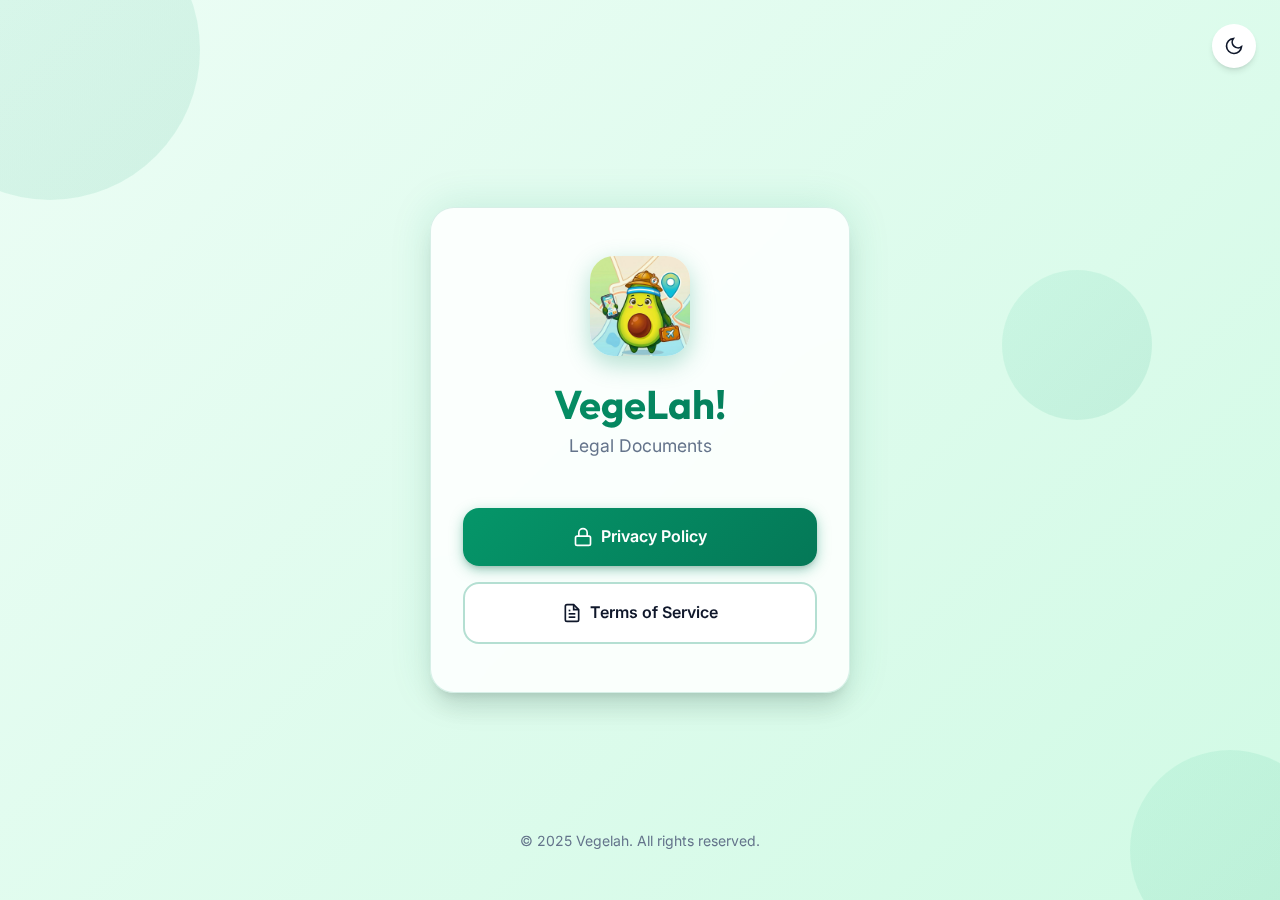
<file: index.html>
<!DOCTYPE html>
<html lang="en" data-theme="light">

<head>
    <meta charset="UTF-8">
    <meta name="viewport" content="width=device-width, initial-scale=1.0">
    <meta name="description"
        content="Vegelah Legal Documents - Privacy Policy and Terms of Service for the Vegelah vegetarian community app.">
    <title>Vegelah - Legal</title>
    <link rel="stylesheet" href="styles.css">
    <link rel="icon" type="image/svg+xml"
        href="data:image/svg+xml,<svg xmlns='http://www.w3.org/2000/svg' viewBox='0 0 100 100'><text y='.9em' font-size='90'>🥬</text></svg>">
    <style>
        /* Index Page Specific Styles */
        .hero {
            min-height: 100vh;
            display: flex;
            flex-direction: column;
            align-items: center;
            justify-content: center;
            padding: var(--spacing-xl);
            text-align: center;
        }

        .hero-card {
            max-width: 420px;
            width: 100%;
            padding: var(--spacing-2xl) var(--spacing-xl);
            animation: fadeInUp 0.6s ease-out;
        }

        @keyframes fadeInUp {
            from {
                opacity: 0;
                transform: translateY(30px);
            }

            to {
                opacity: 1;
                transform: translateY(0);
            }
        }

        .hero-logo {
            width: 100px;
            height: 100px;
            margin: 0 auto var(--spacing-lg);
            border-radius: var(--radius-xl);
            box-shadow: 0 8px 24px rgba(5, 150, 105, 0.3);
            animation: logoFloat 3s ease-in-out infinite;
            overflow: hidden;
        }

        .hero-logo img {
            width: 100%;
            height: 100%;
            object-fit: cover;
        }

        @keyframes logoFloat {

            0%,
            100% {
                transform: translateY(0);
            }

            50% {
                transform: translateY(-8px);
            }
        }

        .hero-logo svg {
            width: 100%;
            height: 100%;
            fill: white;
        }

        .hero-title {
            font-size: 2.5rem;
            margin-bottom: var(--spacing-xs);
            background: linear-gradient(135deg, var(--color-primary) 0%, var(--color-primary-dark) 100%);
            -webkit-background-clip: text;
            -webkit-text-fill-color: transparent;
            background-clip: text;
        }

        .hero-subtitle {
            color: var(--color-text-light);
            font-size: 1.1rem;
            margin-bottom: var(--spacing-2xl);
        }

        .hero-buttons {
            display: flex;
            flex-direction: column;
            gap: var(--spacing-md);
        }

        .hero-button {
            display: flex;
            align-items: center;
            justify-content: center;
            gap: var(--spacing-sm);
            padding: var(--spacing-md) var(--spacing-xl);
            font-family: var(--font-body);
            font-size: 1rem;
            font-weight: 600;
            text-decoration: none;
            border-radius: var(--radius-lg);
            transition: all var(--transition-normal);
        }

        .hero-button.primary {
            background: linear-gradient(135deg, var(--color-primary) 0%, var(--color-primary-dark) 100%);
            color: white;
            box-shadow: var(--shadow-md), 0 4px 14px rgba(5, 150, 105, 0.35);
        }

        .hero-button.primary:hover {
            transform: translateY(-3px);
            box-shadow: var(--shadow-lg), 0 8px 24px rgba(5, 150, 105, 0.45);
        }

        .hero-button.secondary {
            background: var(--color-surface-solid);
            color: var(--color-text);
            border: 2px solid var(--color-border-strong);
        }

        .hero-button.secondary:hover {
            transform: translateY(-3px);
            border-color: var(--color-primary);
            color: var(--color-primary);
            box-shadow: var(--shadow-lg);
        }

        .hero-button svg {
            width: 20px;
            height: 20px;
        }

        /* Theme Toggle Position for Index */
        .index-theme-toggle {
            position: fixed;
            top: var(--spacing-lg);
            right: var(--spacing-lg);
            z-index: 100;
        }

        /* Footer for Index */
        .hero-footer {
            position: absolute;
            bottom: var(--spacing-xl);
            left: 0;
            right: 0;
            text-align: center;
            color: var(--color-text-light);
            font-size: 0.875rem;
        }

        /* Floating Decorations */
        .decoration {
            position: fixed;
            border-radius: 50%;
            background: linear-gradient(135deg, var(--color-primary-light), var(--color-primary));
            opacity: 0.1;
            pointer-events: none;
        }

        .decoration-1 {
            width: 300px;
            height: 300px;
            top: -100px;
            left: -100px;
            animation: float1 15s ease-in-out infinite;
        }

        .decoration-2 {
            width: 200px;
            height: 200px;
            bottom: -50px;
            right: -50px;
            animation: float2 12s ease-in-out infinite;
        }

        .decoration-3 {
            width: 150px;
            height: 150px;
            top: 30%;
            right: 10%;
            animation: float3 18s ease-in-out infinite;
        }

        @keyframes float1 {

            0%,
            100% {
                transform: translate(0, 0) scale(1);
            }

            50% {
                transform: translate(30px, 30px) scale(1.1);
            }
        }

        @keyframes float2 {

            0%,
            100% {
                transform: translate(0, 0) scale(1);
            }

            50% {
                transform: translate(-20px, -20px) scale(1.05);
            }
        }

        @keyframes float3 {

            0%,
            100% {
                transform: translate(0, 0) rotate(0deg);
            }

            50% {
                transform: translate(-15px, 15px) rotate(10deg);
            }
        }

        @media (max-width: 480px) {
            .hero-title {
                font-size: 2rem;
            }

            .hero-logo {
                width: 64px;
                height: 64px;
            }

            .index-theme-toggle {
                top: var(--spacing-md);
                right: var(--spacing-md);
            }
        }
    </style>
</head>

<body>
    <!-- Animated Background Decorations -->
    <div class="decoration decoration-1"></div>
    <div class="decoration decoration-2"></div>
    <div class="decoration decoration-3"></div>

    <!-- Theme Toggle -->
    <button class="theme-toggle index-theme-toggle" onclick="toggleTheme()" aria-label="Toggle dark mode">
        <svg class="sun" viewBox="0 0 24 24" fill="none" stroke="currentColor" stroke-width="2">
            <circle cx="12" cy="12" r="5"></circle>
            <line x1="12" y1="1" x2="12" y2="3"></line>
            <line x1="12" y1="21" x2="12" y2="23"></line>
            <line x1="4.22" y1="4.22" x2="5.64" y2="5.64"></line>
            <line x1="18.36" y1="18.36" x2="19.78" y2="19.78"></line>
            <line x1="1" y1="12" x2="3" y2="12"></line>
            <line x1="21" y1="12" x2="23" y2="12"></line>
            <line x1="4.22" y1="19.78" x2="5.64" y2="18.36"></line>
            <line x1="18.36" y1="5.64" x2="19.78" y2="4.22"></line>
        </svg>
        <svg class="moon" viewBox="0 0 24 24" fill="none" stroke="currentColor" stroke-width="2">
            <path d="M21 12.79A9 9 0 1 1 11.21 3 7 7 0 0 0 21 12.79z"></path>
        </svg>
    </button>

    <!-- Hero Section -->
    <main class="hero">
        <div class="hero-card glass-card">
            <!-- Logo -->
            <div class="hero-logo">
                <img src="icon.png" alt="VegeLah! App Icon">
            </div>

            <!-- Title -->
            <h1 class="hero-title">VegeLah!</h1>
            <p class="hero-subtitle">Legal Documents</p>

            <!-- Navigation Buttons -->
            <div class="hero-buttons">
                <a href="privacy.html" class="hero-button primary">
                    <svg viewBox="0 0 24 24" fill="none" stroke="currentColor" stroke-width="2">
                        <rect x="3" y="11" width="18" height="11" rx="2" ry="2"></rect>
                        <path d="M7 11V7a5 5 0 0 1 10 0v4"></path>
                    </svg>
                    Privacy Policy
                </a>
                <a href="terms.html" class="hero-button secondary">
                    <svg viewBox="0 0 24 24" fill="none" stroke="currentColor" stroke-width="2">
                        <path d="M14 2H6a2 2 0 0 0-2 2v16a2 2 0 0 0 2 2h12a2 2 0 0 0 2-2V8z"></path>
                        <polyline points="14 2 14 8 20 8"></polyline>
                        <line x1="16" y1="13" x2="8" y2="13"></line>
                        <line x1="16" y1="17" x2="8" y2="17"></line>
                        <polyline points="10 9 9 9 8 9"></polyline>
                    </svg>
                    Terms of Service
                </a>
            </div>
        </div>

        <!-- Footer -->
        <p class="hero-footer">© 2025 Vegelah. All rights reserved.</p>
    </main>

    <script>
        // Theme Toggle
        function toggleTheme() {
            const html = document.documentElement;
            const currentTheme = html.getAttribute('data-theme');
            const newTheme = currentTheme === 'dark' ? 'light' : 'dark';
            html.setAttribute('data-theme', newTheme);
            localStorage.setItem('vegelah-theme', newTheme);
        }

        // Load saved theme
        (function () {
            const savedTheme = localStorage.getItem('vegelah-theme');
            if (savedTheme) {
                document.documentElement.setAttribute('data-theme', savedTheme);
            } else if (window.matchMedia('(prefers-color-scheme: dark)').matches) {
                document.documentElement.setAttribute('data-theme', 'dark');
            }
        })();
    </script>
</body>

</html>
</file>
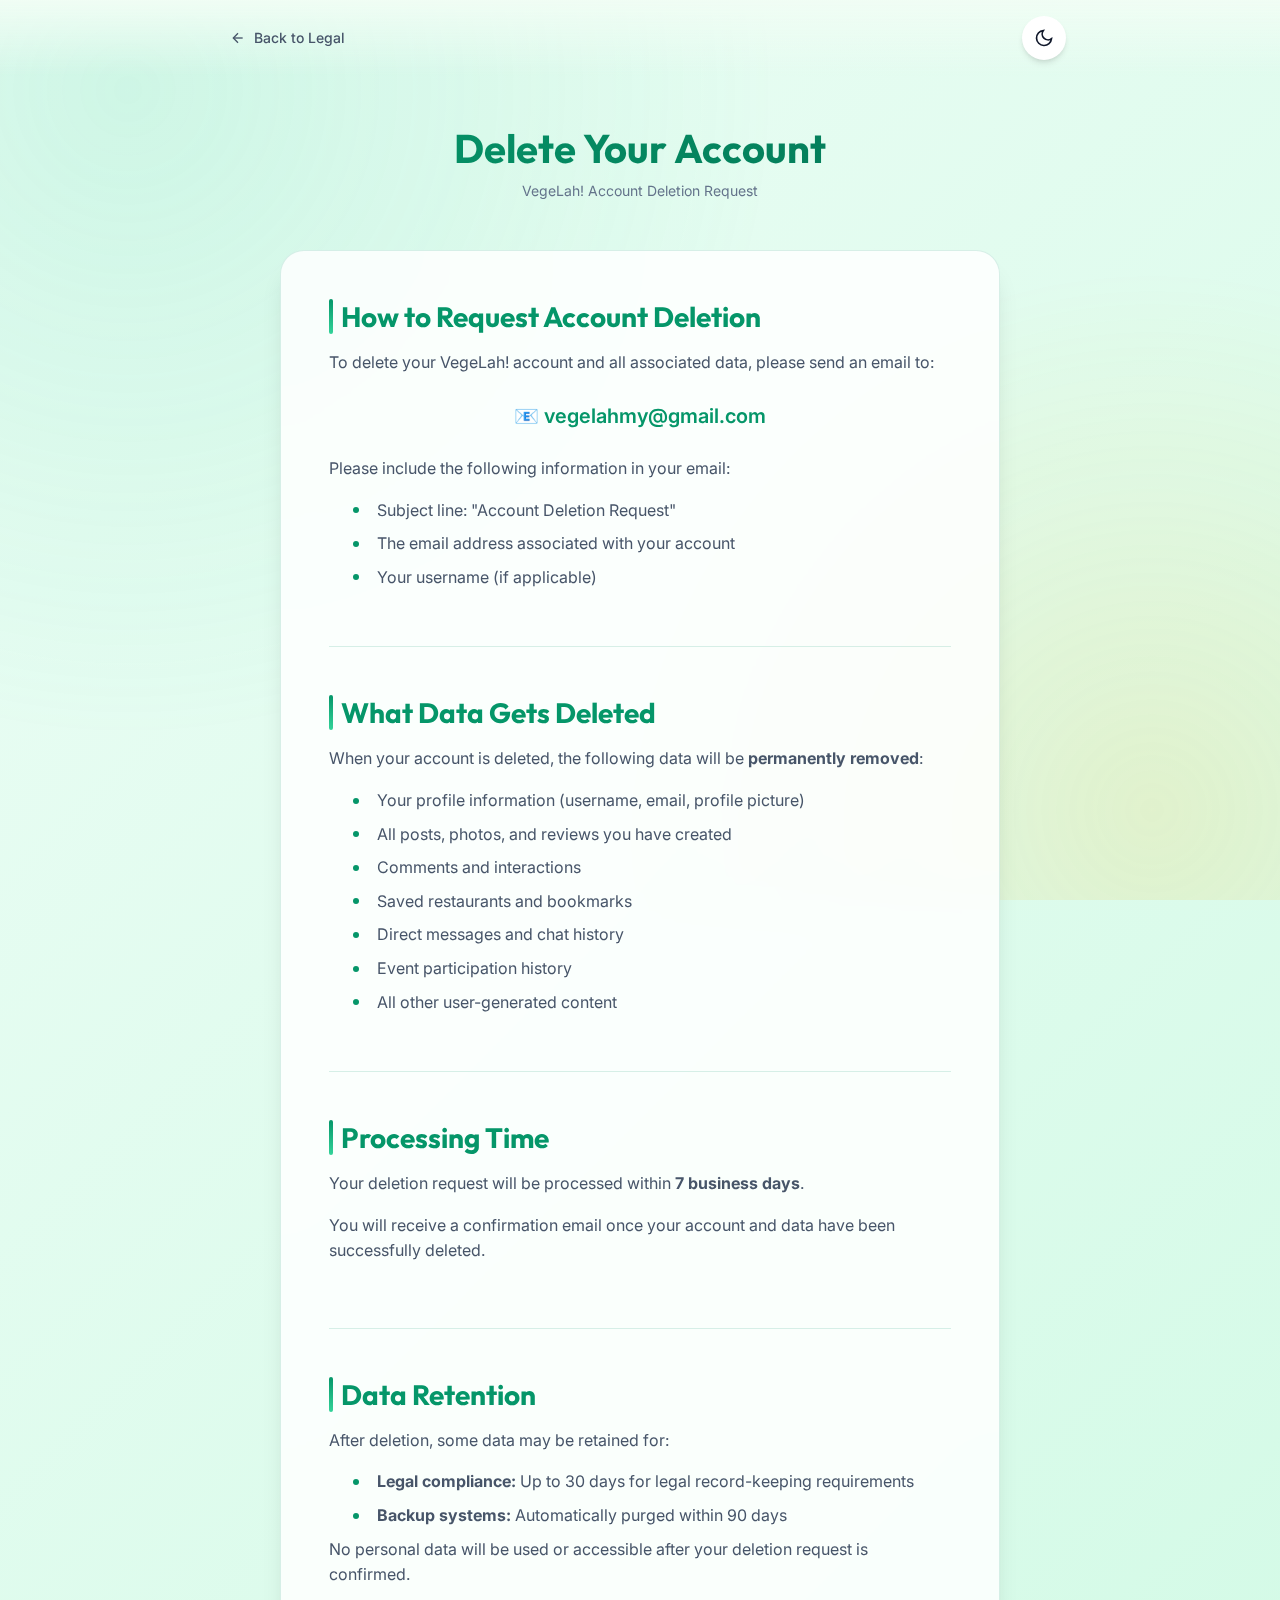
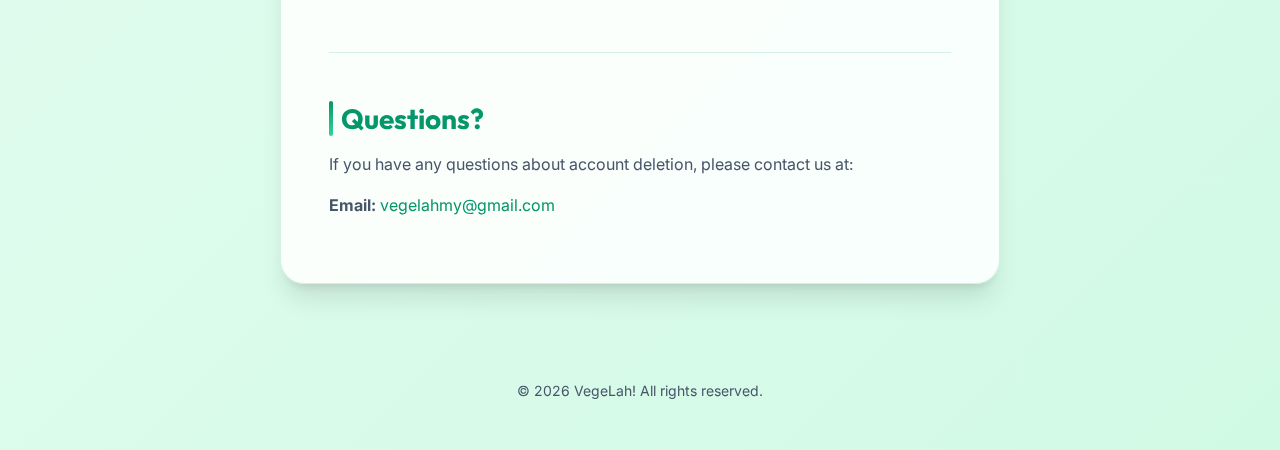
<file: delete-account.html>
<!DOCTYPE html>
<html lang="en" data-theme="light">

<head>
    <meta charset="UTF-8">
    <meta name="viewport" content="width=device-width, initial-scale=1.0">
    <meta name="description" content="Request deletion of your VegeLah! account and associated data.">
    <title>Delete Account - VegeLah!</title>
    <link rel="stylesheet" href="styles.css">
    <link rel="icon" type="image/svg+xml"
        href="data:image/svg+xml,<svg xmlns='http://www.w3.org/2000/svg' viewBox='0 0 100 100'><text y='.9em' font-size='90'>🥬</text></svg>">
</head>

<body>
    <div class="bg-animated"></div>

    <!-- Header -->
    <header class="header">
        <div class="container">
            <div class="header-inner">
                <a href="index.html" class="back-link">
                    <svg viewBox="0 0 24 24" fill="none" stroke="currentColor" stroke-width="2">
                        <line x1="19" y1="12" x2="5" y2="12"></line>
                        <polyline points="12 19 5 12 12 5"></polyline>
                    </svg>
                    Back to Legal
                </a>
                <button class="theme-toggle" onclick="toggleTheme()" aria-label="Toggle dark mode">
                    <svg class="sun" viewBox="0 0 24 24" fill="none" stroke="currentColor" stroke-width="2">
                        <circle cx="12" cy="12" r="5"></circle>
                        <line x1="12" y1="1" x2="12" y2="3"></line>
                        <line x1="12" y1="21" x2="12" y2="23"></line>
                        <line x1="4.22" y1="4.22" x2="5.64" y2="5.64"></line>
                        <line x1="18.36" y1="18.36" x2="19.78" y2="19.78"></line>
                        <line x1="1" y1="12" x2="3" y2="12"></line>
                        <line x1="21" y1="12" x2="23" y2="12"></line>
                        <line x1="4.22" y1="19.78" x2="5.64" y2="18.36"></line>
                        <line x1="18.36" y1="5.64" x2="19.78" y2="4.22"></line>
                    </svg>
                    <svg class="moon" viewBox="0 0 24 24" fill="none" stroke="currentColor" stroke-width="2">
                        <path d="M21 12.79A9 9 0 1 1 11.21 3 7 7 0 0 0 21 12.79z"></path>
                    </svg>
                </button>
            </div>
        </div>
    </header>

    <!-- Document -->
    <main class="document container container-narrow">
        <div class="document-header">
            <h1>Delete Your Account</h1>
            <p class="document-date">VegeLah! Account Deletion Request</p>
        </div>

        <article class="document-content">
            <!-- Section 1 -->
            <section class="section" id="how-to-delete">
                <h2>How to Request Account Deletion</h2>
                <p>To delete your VegeLah! account and all associated data, please send an email to:</p>
                <p style="text-align: center; font-size: 1.25rem; margin: 1.5rem 0;">
                    <a href="mailto:vegelahmy@gmail.com?subject=Account%20Deletion%20Request&body=Please%20delete%20my%20VegeLah!%20account.%0A%0AEmail%20associated%20with%20account:%20%0AUsername:%20"
                        style="font-weight: 600;">
                        📧 vegelahmy@gmail.com
                    </a>
                </p>
                <p>Please include the following information in your email:</p>
                <ul>
                    <li>Subject line: "Account Deletion Request"</li>
                    <li>The email address associated with your account</li>
                    <li>Your username (if applicable)</li>
                </ul>
            </section>

            <!-- Section 2 -->
            <section class="section" id="what-gets-deleted">
                <h2>What Data Gets Deleted</h2>
                <p>When your account is deleted, the following data will be <strong>permanently removed</strong>:</p>
                <ul>
                    <li>Your profile information (username, email, profile picture)</li>
                    <li>All posts, photos, and reviews you have created</li>
                    <li>Comments and interactions</li>
                    <li>Saved restaurants and bookmarks</li>
                    <li>Direct messages and chat history</li>
                    <li>Event participation history</li>
                    <li>All other user-generated content</li>
                </ul>
            </section>

            <!-- Section 3 -->
            <section class="section" id="processing-time">
                <h2>Processing Time</h2>
                <p>Your deletion request will be processed within <strong>7 business days</strong>.</p>
                <p>You will receive a confirmation email once your account and data have been successfully deleted.</p>
            </section>

            <!-- Section 4 -->
            <section class="section" id="data-retention">
                <h2>Data Retention</h2>
                <p>After deletion, some data may be retained for:</p>
                <ul>
                    <li><strong>Legal compliance:</strong> Up to 30 days for legal record-keeping requirements</li>
                    <li><strong>Backup systems:</strong> Automatically purged within 90 days</li>
                </ul>
                <p>No personal data will be used or accessible after your deletion request is confirmed.</p>
            </section>

            <!-- Section 5 -->
            <section class="section" id="contact">
                <h2>Questions?</h2>
                <p>If you have any questions about account deletion, please contact us at:</p>
                <p><strong>Email:</strong> <a href="mailto:vegelahmy@gmail.com">vegelahmy@gmail.com</a></p>
            </section>
        </article>
    </main>

    <!-- Footer -->
    <footer class="footer container">
        <p>© 2026 VegeLah! All rights reserved.</p>
    </footer>

    <script>
        // Theme Toggle
        function toggleTheme() {
            const html = document.documentElement;
            const currentTheme = html.getAttribute('data-theme');
            const newTheme = currentTheme === 'dark' ? 'light' : 'dark';
            html.setAttribute('data-theme', newTheme);
            localStorage.setItem('vegelah-theme', newTheme);
        }

        // Load saved theme
        (function () {
            const savedTheme = localStorage.getItem('vegelah-theme');
            if (savedTheme) {
                document.documentElement.setAttribute('data-theme', savedTheme);
            } else if (window.matchMedia('(prefers-color-scheme: dark)').matches) {
                document.documentElement.setAttribute('data-theme', 'dark');
            }
        })();
    </script>
</body>

</html>
</file>
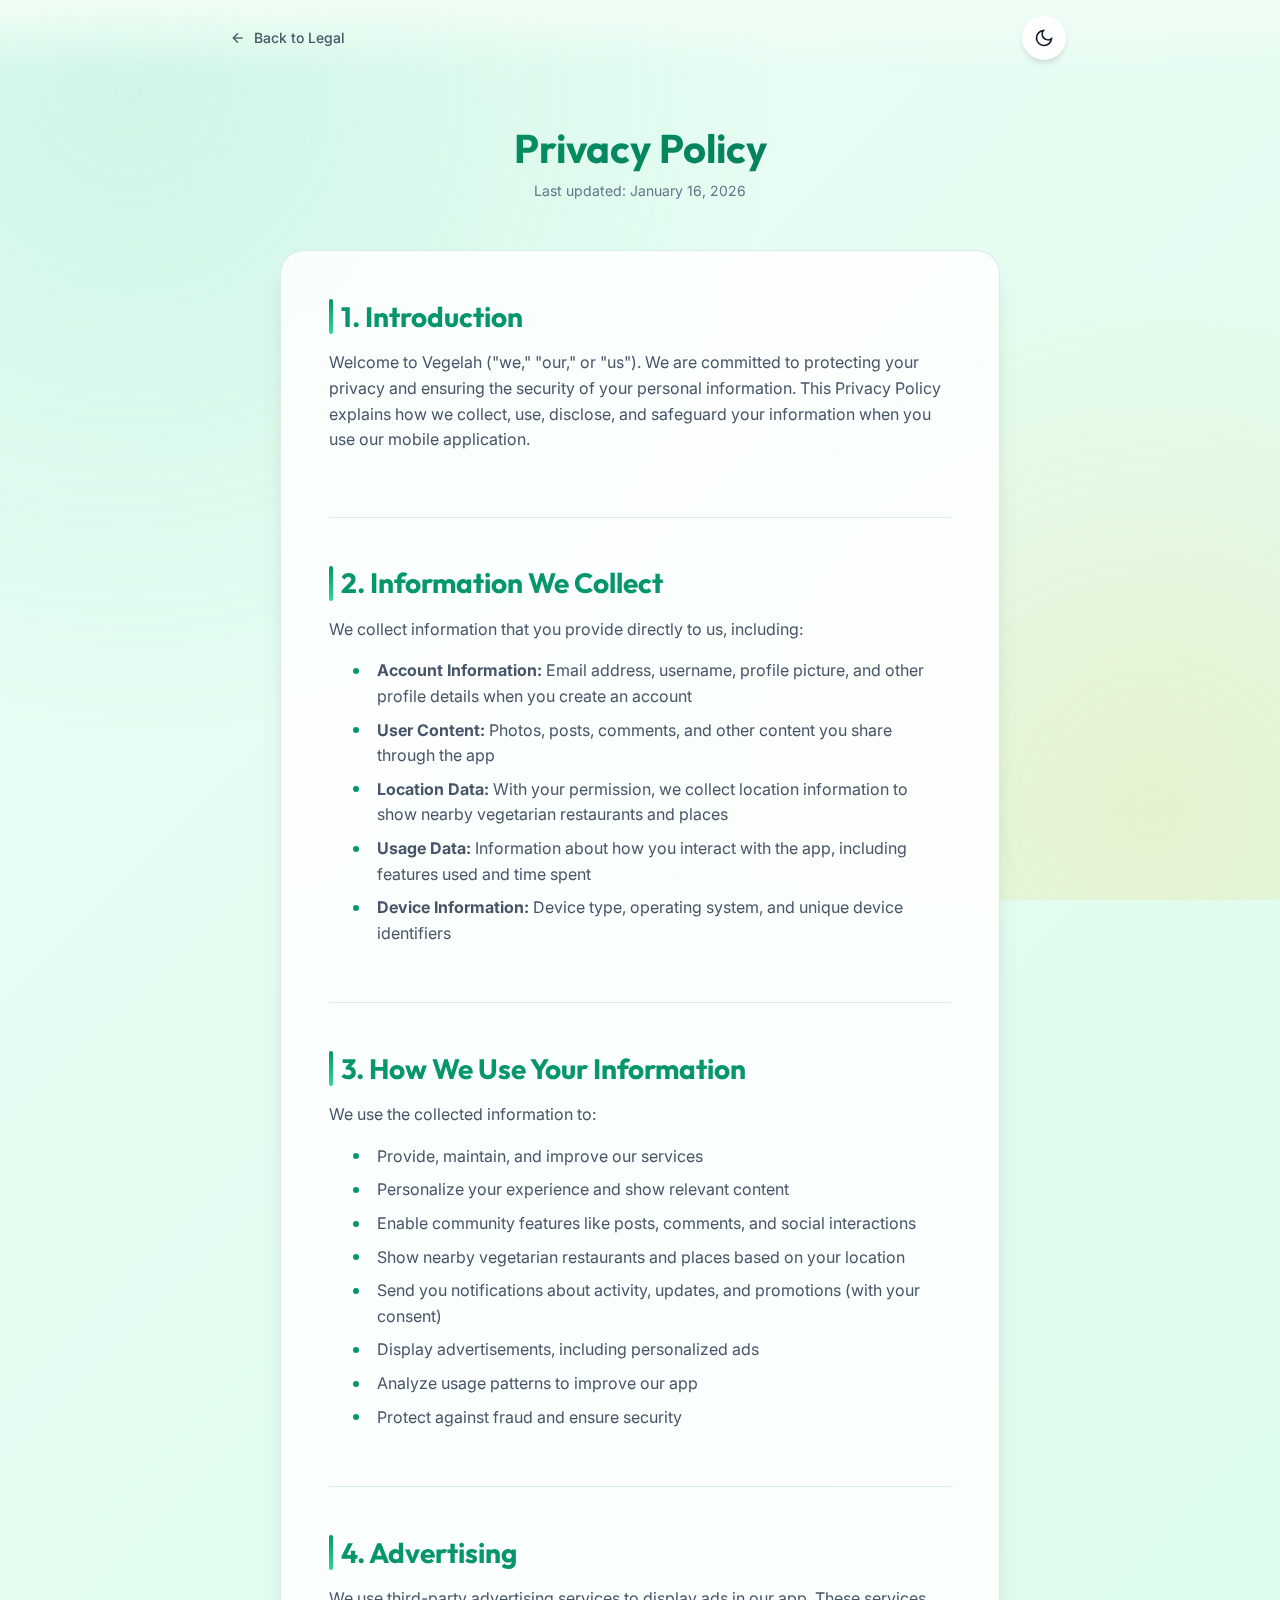
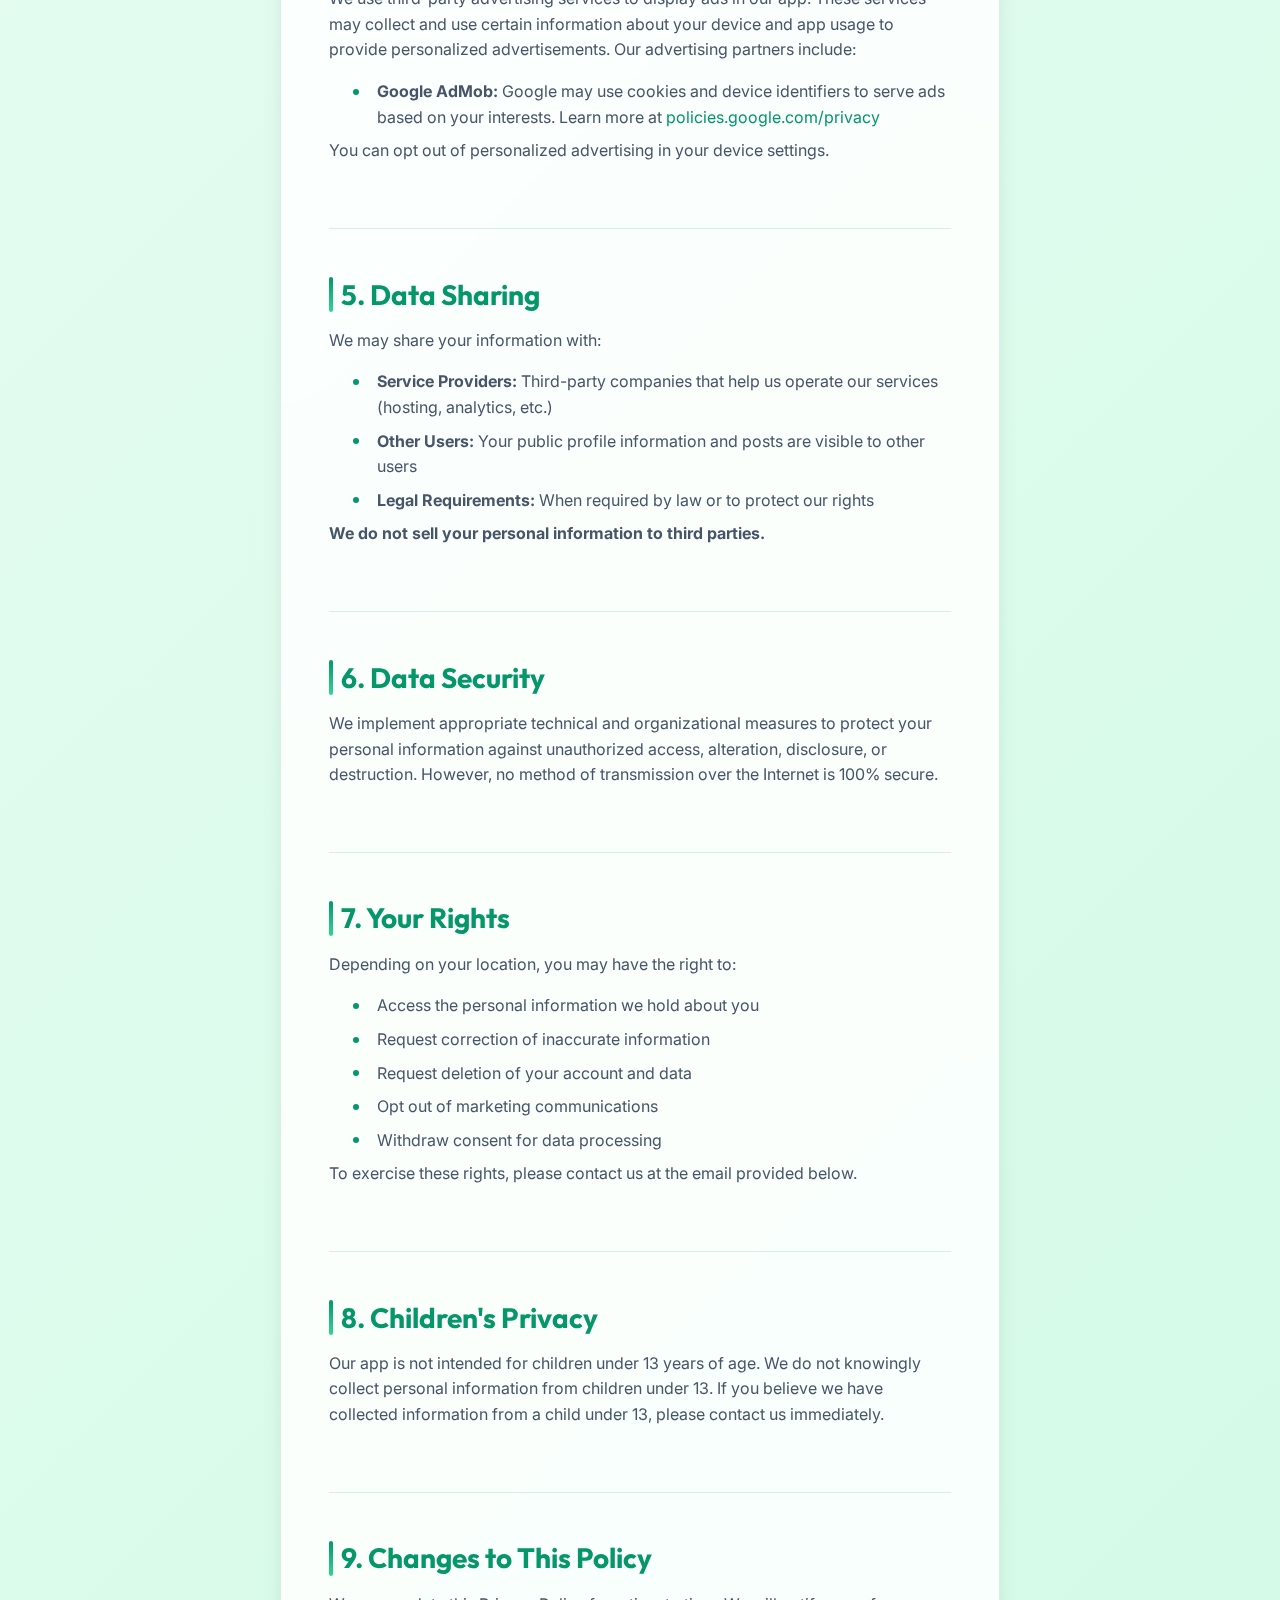
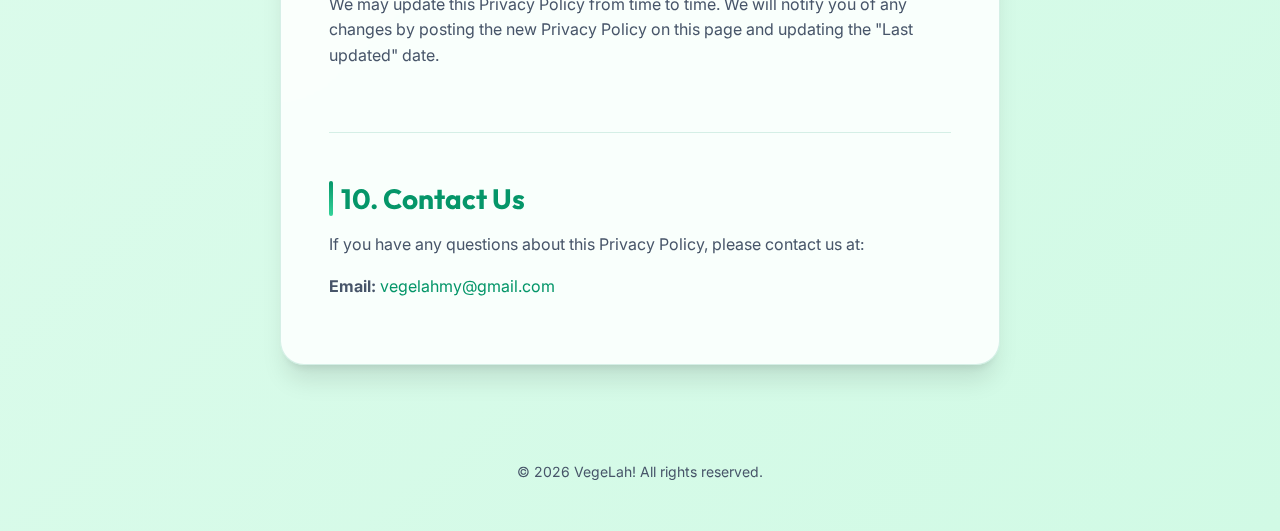
<file: privacy.html>
<!DOCTYPE html>
<html lang="en" data-theme="light">

<head>
    <meta charset="UTF-8">
    <meta name="viewport" content="width=device-width, initial-scale=1.0">
    <meta name="description"
        content="Privacy Policy for Vegelah - Learn how we collect, use, and protect your personal information.">
    <title>Privacy Policy - VegeLah!</title>
    <link rel="stylesheet" href="styles.css">
    <link rel="icon" type="image/svg+xml"
        href="data:image/svg+xml,<svg xmlns='http://www.w3.org/2000/svg' viewBox='0 0 100 100'><text y='.9em' font-size='90'>🥬</text></svg>">
</head>

<body>
    <div class="bg-animated"></div>

    <!-- Header -->
    <header class="header">
        <div class="container">
            <div class="header-inner">
                <a href="index.html" class="back-link">
                    <svg viewBox="0 0 24 24" fill="none" stroke="currentColor" stroke-width="2">
                        <line x1="19" y1="12" x2="5" y2="12"></line>
                        <polyline points="12 19 5 12 12 5"></polyline>
                    </svg>
                    Back to Legal
                </a>
                <button class="theme-toggle" onclick="toggleTheme()" aria-label="Toggle dark mode">
                    <svg class="sun" viewBox="0 0 24 24" fill="none" stroke="currentColor" stroke-width="2">
                        <circle cx="12" cy="12" r="5"></circle>
                        <line x1="12" y1="1" x2="12" y2="3"></line>
                        <line x1="12" y1="21" x2="12" y2="23"></line>
                        <line x1="4.22" y1="4.22" x2="5.64" y2="5.64"></line>
                        <line x1="18.36" y1="18.36" x2="19.78" y2="19.78"></line>
                        <line x1="1" y1="12" x2="3" y2="12"></line>
                        <line x1="21" y1="12" x2="23" y2="12"></line>
                        <line x1="4.22" y1="19.78" x2="5.64" y2="18.36"></line>
                        <line x1="18.36" y1="5.64" x2="19.78" y2="4.22"></line>
                    </svg>
                    <svg class="moon" viewBox="0 0 24 24" fill="none" stroke="currentColor" stroke-width="2">
                        <path d="M21 12.79A9 9 0 1 1 11.21 3 7 7 0 0 0 21 12.79z"></path>
                    </svg>
                </button>
            </div>
        </div>
    </header>

    <!-- Document -->
    <main class="document container container-narrow">
        <div class="document-header">
            <h1>Privacy Policy</h1>
            <p class="document-date">Last updated: January 16, 2026</p>
        </div>

        <article class="document-content">
            <!-- Section 1 -->
            <section class="section" id="introduction">
                <h2>1. Introduction</h2>
                <p>Welcome to Vegelah ("we," "our," or "us"). We are committed to protecting your privacy and ensuring
                    the security of your personal information. This Privacy Policy explains how we collect, use,
                    disclose, and safeguard your information when you use our mobile application.</p>
            </section>

            <!-- Section 2 -->
            <section class="section" id="information">
                <h2>2. Information We Collect</h2>
                <p>We collect information that you provide directly to us, including:</p>
                <ul>
                    <li><strong>Account Information:</strong> Email address, username, profile picture, and other
                        profile details when you create an account</li>
                    <li><strong>User Content:</strong> Photos, posts, comments, and other content you share through the
                        app</li>
                    <li><strong>Location Data:</strong> With your permission, we collect location information to show
                        nearby vegetarian restaurants and places</li>
                    <li><strong>Usage Data:</strong> Information about how you interact with the app, including features
                        used and time spent</li>
                    <li><strong>Device Information:</strong> Device type, operating system, and unique device
                        identifiers</li>
                </ul>
            </section>

            <!-- Section 3 -->
            <section class="section" id="how-we-use">
                <h2>3. How We Use Your Information</h2>
                <p>We use the collected information to:</p>
                <ul>
                    <li>Provide, maintain, and improve our services</li>
                    <li>Personalize your experience and show relevant content</li>
                    <li>Enable community features like posts, comments, and social interactions</li>
                    <li>Show nearby vegetarian restaurants and places based on your location</li>
                    <li>Send you notifications about activity, updates, and promotions (with your consent)</li>
                    <li>Display advertisements, including personalized ads</li>
                    <li>Analyze usage patterns to improve our app</li>
                    <li>Protect against fraud and ensure security</li>
                </ul>
            </section>

            <!-- Section 4 -->
            <section class="section" id="advertising">
                <h2>4. Advertising</h2>
                <p>We use third-party advertising services to display ads in our app. These services may collect and use
                    certain information about your device and app usage to provide personalized advertisements. Our
                    advertising partners include:</p>
                <ul>
                    <li><strong>Google AdMob:</strong> Google may use cookies and device identifiers to serve ads based
                        on your interests. Learn more at <a href="https://policies.google.com/privacy" target="_blank"
                            rel="noopener noreferrer">policies.google.com/privacy</a></li>
                </ul>
                <p>You can opt out of personalized advertising in your device settings.</p>
            </section>

            <!-- Section 5 -->
            <section class="section" id="data-sharing">
                <h2>5. Data Sharing</h2>
                <p>We may share your information with:</p>
                <ul>
                    <li><strong>Service Providers:</strong> Third-party companies that help us operate our services
                        (hosting, analytics, etc.)</li>
                    <li><strong>Other Users:</strong> Your public profile information and posts are visible to other
                        users</li>
                    <li><strong>Legal Requirements:</strong> When required by law or to protect our rights</li>
                </ul>
                <p><strong>We do not sell your personal information to third parties.</strong></p>
            </section>

            <!-- Section 6 -->
            <section class="section" id="security">
                <h2>6. Data Security</h2>
                <p>We implement appropriate technical and organizational measures to protect your personal information
                    against unauthorized access, alteration, disclosure, or destruction. However, no method of
                    transmission over the Internet is 100% secure.</p>
            </section>

            <!-- Section 7 -->
            <section class="section" id="your-rights">
                <h2>7. Your Rights</h2>
                <p>Depending on your location, you may have the right to:</p>
                <ul>
                    <li>Access the personal information we hold about you</li>
                    <li>Request correction of inaccurate information</li>
                    <li>Request deletion of your account and data</li>
                    <li>Opt out of marketing communications</li>
                    <li>Withdraw consent for data processing</li>
                </ul>
                <p>To exercise these rights, please contact us at the email provided below.</p>
            </section>

            <!-- Section 8 -->
            <section class="section" id="children">
                <h2>8. Children's Privacy</h2>
                <p>Our app is not intended for children under 13 years of age. We do not knowingly collect personal
                    information from children under 13. If you believe we have collected information from a child under
                    13, please contact us immediately.</p>
            </section>

            <!-- Section 9 -->
            <section class="section" id="changes">
                <h2>9. Changes to This Policy</h2>
                <p>We may update this Privacy Policy from time to time. We will notify you of any changes by posting the
                    new Privacy Policy on this page and updating the "Last updated" date.</p>
            </section>

            <!-- Section 10 -->
            <section class="section" id="contact">
                <h2>10. Contact Us</h2>
                <p>If you have any questions about this Privacy Policy, please contact us at:</p>
                <p><strong>Email:</strong> <a href="mailto:vegelahmy@gmail.com">vegelahmy@gmail.com</a></p>
            </section>
        </article>
    </main>

    <!-- Footer -->
    <footer class="footer container">
        <p>© 2026 VegeLah! All rights reserved.</p>
    </footer>

    <script>
        // Theme Toggle
        function toggleTheme() {
            const html = document.documentElement;
            const currentTheme = html.getAttribute('data-theme');
            const newTheme = currentTheme === 'dark' ? 'light' : 'dark';
            html.setAttribute('data-theme', newTheme);
            localStorage.setItem('vegelah-theme', newTheme);
        }

        // Load saved theme
        (function () {
            const savedTheme = localStorage.getItem('vegelah-theme');
            if (savedTheme) {
                document.documentElement.setAttribute('data-theme', savedTheme);
            } else if (window.matchMedia('(prefers-color-scheme: dark)').matches) {
                document.documentElement.setAttribute('data-theme', 'dark');
            }
        })();
    </script>
</body>

</html>
</file>
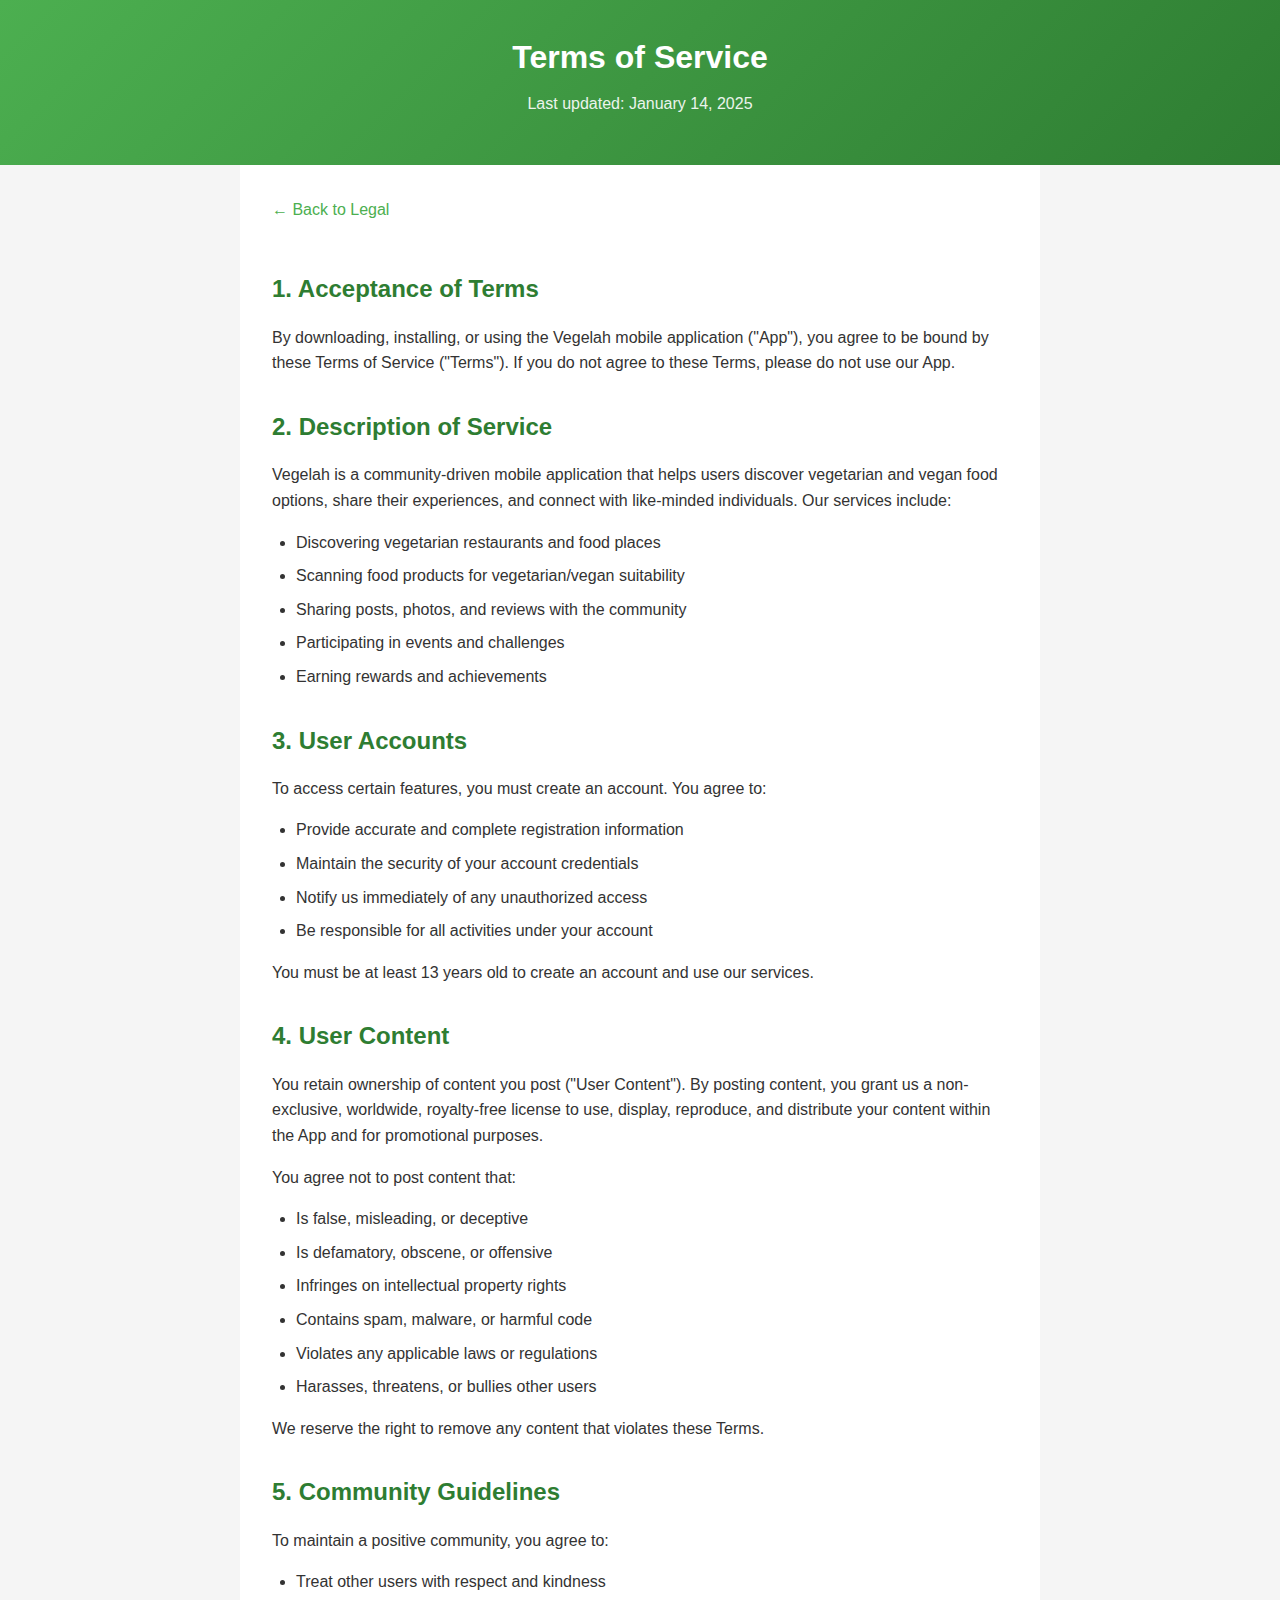
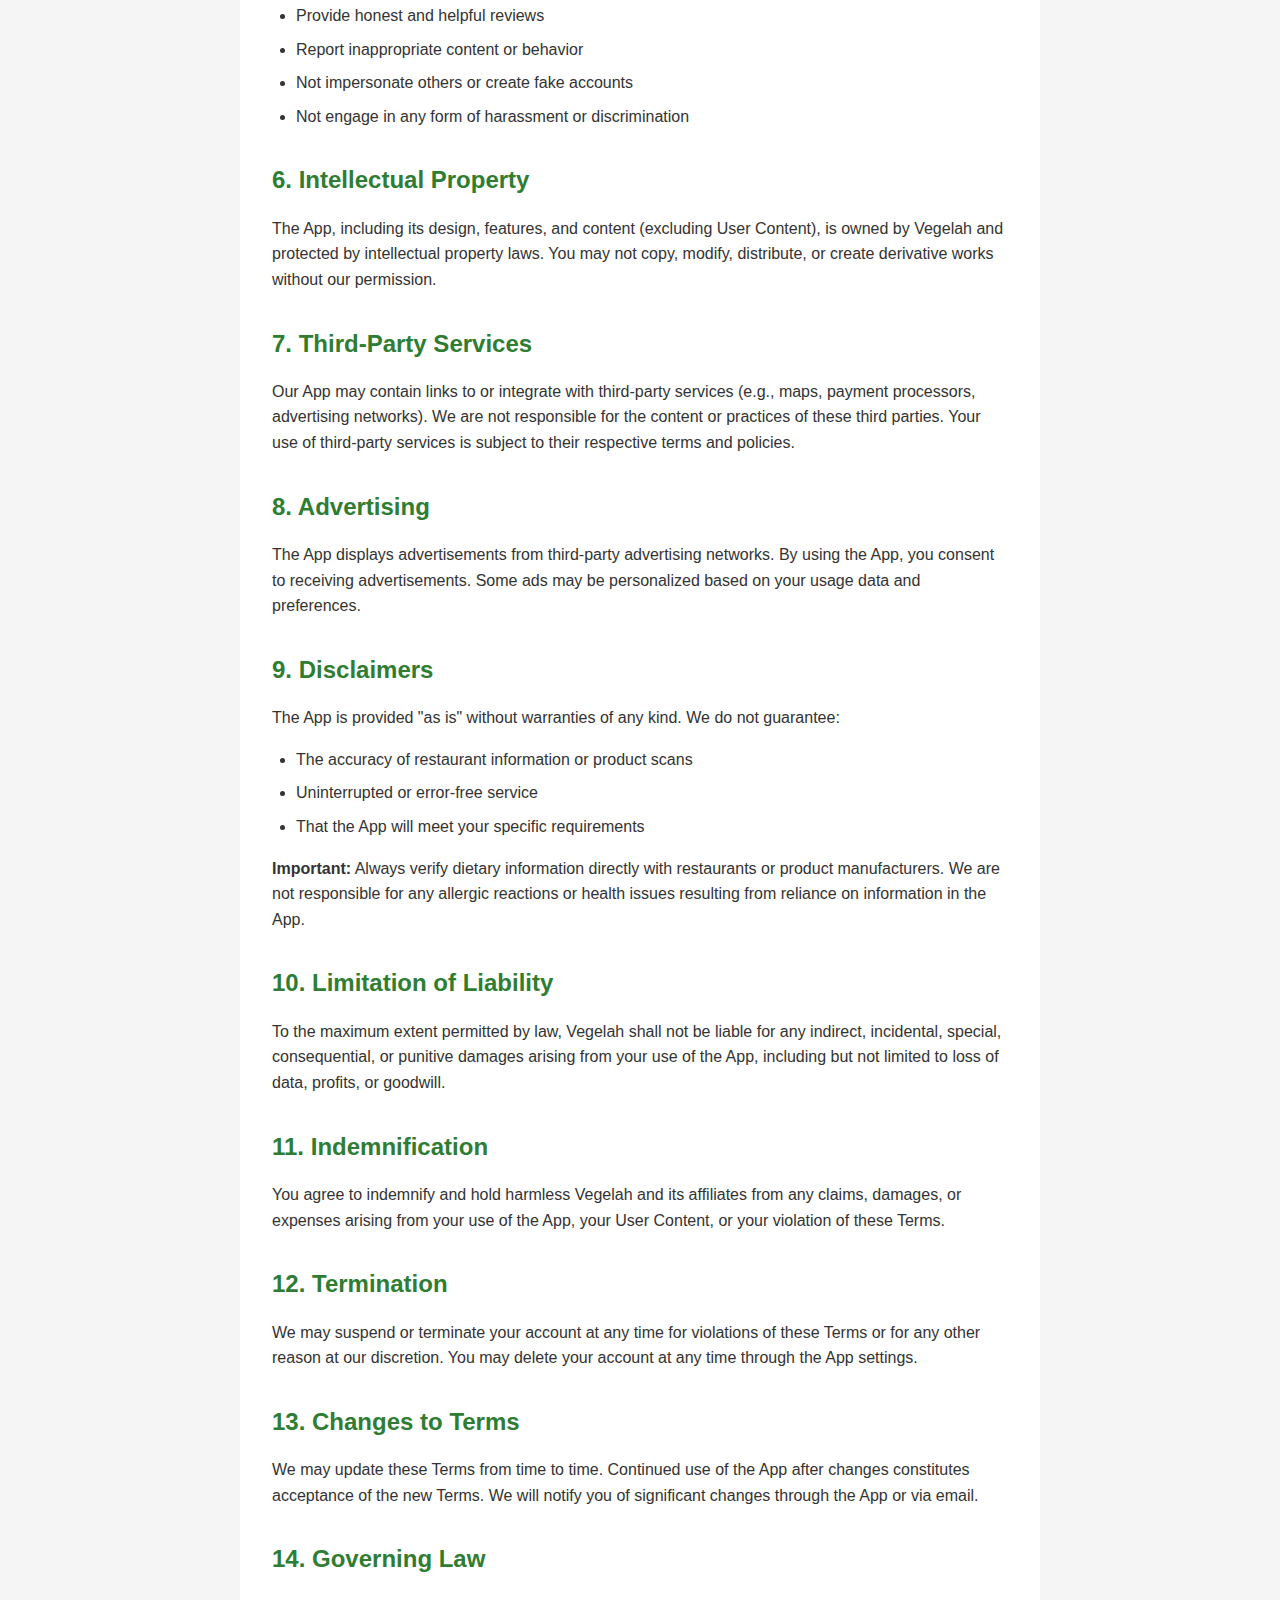
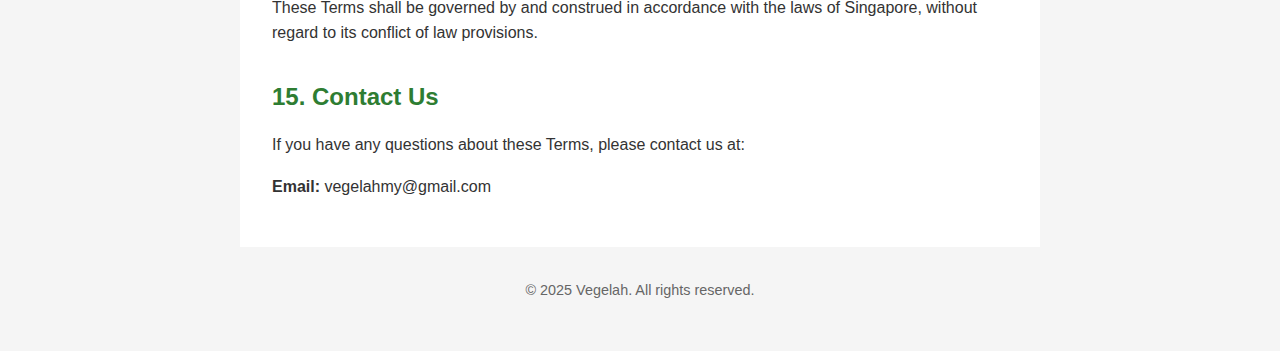
<file: terms.html>
<!DOCTYPE html>
<html lang="en">
<head>
    <meta charset="UTF-8">
    <meta name="viewport" content="width=device-width, initial-scale=1.0">
    <title>Terms of Service - Vegelah</title>
    <style>
        * { margin: 0; padding: 0; box-sizing: border-box; }
        body {
            font-family: -apple-system, BlinkMacSystemFont, 'Segoe UI', Roboto, Oxygen, Ubuntu, sans-serif;
            background: #f5f5f5;
            color: #333;
            line-height: 1.6;
        }
        .header {
            background: linear-gradient(135deg, #4caf50 0%, #2e7d32 100%);
            color: white;
            padding: 2rem;
            text-align: center;
        }
        .header h1 { margin-bottom: 0.5rem; }
        .header p { opacity: 0.9; }
        .container {
            max-width: 800px;
            margin: 0 auto;
            padding: 2rem;
            background: white;
            min-height: calc(100vh - 200px);
        }
        h2 { color: #2e7d32; margin: 2rem 0 1rem 0; }
        h2:first-child { margin-top: 0; }
        p, ul { margin-bottom: 1rem; }
        ul { padding-left: 1.5rem; }
        li { margin-bottom: 0.5rem; }
        .back-link {
            display: inline-block;
            margin-bottom: 1rem;
            color: #4caf50;
            text-decoration: none;
        }
        .back-link:hover { text-decoration: underline; }
        .footer {
            text-align: center;
            padding: 2rem;
            color: #666;
            font-size: 0.9rem;
        }
    </style>
</head>
<body>
    <div class="header">
        <h1>Terms of Service</h1>
        <p>Last updated: January 14, 2025</p>
    </div>
    <div class="container">
        <a href="index.html" class="back-link">← Back to Legal</a>

        <h2>1. Acceptance of Terms</h2>
        <p>By downloading, installing, or using the Vegelah mobile application ("App"), you agree to be bound by these Terms of Service ("Terms"). If you do not agree to these Terms, please do not use our App.</p>

        <h2>2. Description of Service</h2>
        <p>Vegelah is a community-driven mobile application that helps users discover vegetarian and vegan food options, share their experiences, and connect with like-minded individuals. Our services include:</p>
        <ul>
            <li>Discovering vegetarian restaurants and food places</li>
            <li>Scanning food products for vegetarian/vegan suitability</li>
            <li>Sharing posts, photos, and reviews with the community</li>
            <li>Participating in events and challenges</li>
            <li>Earning rewards and achievements</li>
        </ul>

        <h2>3. User Accounts</h2>
        <p>To access certain features, you must create an account. You agree to:</p>
        <ul>
            <li>Provide accurate and complete registration information</li>
            <li>Maintain the security of your account credentials</li>
            <li>Notify us immediately of any unauthorized access</li>
            <li>Be responsible for all activities under your account</li>
        </ul>
        <p>You must be at least 13 years old to create an account and use our services.</p>

        <h2>4. User Content</h2>
        <p>You retain ownership of content you post ("User Content"). By posting content, you grant us a non-exclusive, worldwide, royalty-free license to use, display, reproduce, and distribute your content within the App and for promotional purposes.</p>
        <p>You agree not to post content that:</p>
        <ul>
            <li>Is false, misleading, or deceptive</li>
            <li>Is defamatory, obscene, or offensive</li>
            <li>Infringes on intellectual property rights</li>
            <li>Contains spam, malware, or harmful code</li>
            <li>Violates any applicable laws or regulations</li>
            <li>Harasses, threatens, or bullies other users</li>
        </ul>
        <p>We reserve the right to remove any content that violates these Terms.</p>

        <h2>5. Community Guidelines</h2>
        <p>To maintain a positive community, you agree to:</p>
        <ul>
            <li>Treat other users with respect and kindness</li>
            <li>Provide honest and helpful reviews</li>
            <li>Report inappropriate content or behavior</li>
            <li>Not impersonate others or create fake accounts</li>
            <li>Not engage in any form of harassment or discrimination</li>
        </ul>

        <h2>6. Intellectual Property</h2>
        <p>The App, including its design, features, and content (excluding User Content), is owned by Vegelah and protected by intellectual property laws. You may not copy, modify, distribute, or create derivative works without our permission.</p>

        <h2>7. Third-Party Services</h2>
        <p>Our App may contain links to or integrate with third-party services (e.g., maps, payment processors, advertising networks). We are not responsible for the content or practices of these third parties. Your use of third-party services is subject to their respective terms and policies.</p>

        <h2>8. Advertising</h2>
        <p>The App displays advertisements from third-party advertising networks. By using the App, you consent to receiving advertisements. Some ads may be personalized based on your usage data and preferences.</p>

        <h2>9. Disclaimers</h2>
        <p>The App is provided "as is" without warranties of any kind. We do not guarantee:</p>
        <ul>
            <li>The accuracy of restaurant information or product scans</li>
            <li>Uninterrupted or error-free service</li>
            <li>That the App will meet your specific requirements</li>
        </ul>
        <p><strong>Important:</strong> Always verify dietary information directly with restaurants or product manufacturers. We are not responsible for any allergic reactions or health issues resulting from reliance on information in the App.</p>

        <h2>10. Limitation of Liability</h2>
        <p>To the maximum extent permitted by law, Vegelah shall not be liable for any indirect, incidental, special, consequential, or punitive damages arising from your use of the App, including but not limited to loss of data, profits, or goodwill.</p>

        <h2>11. Indemnification</h2>
        <p>You agree to indemnify and hold harmless Vegelah and its affiliates from any claims, damages, or expenses arising from your use of the App, your User Content, or your violation of these Terms.</p>

        <h2>12. Termination</h2>
        <p>We may suspend or terminate your account at any time for violations of these Terms or for any other reason at our discretion. You may delete your account at any time through the App settings.</p>

        <h2>13. Changes to Terms</h2>
        <p>We may update these Terms from time to time. Continued use of the App after changes constitutes acceptance of the new Terms. We will notify you of significant changes through the App or via email.</p>

        <h2>14. Governing Law</h2>
        <p>These Terms shall be governed by and construed in accordance with the laws of Singapore, without regard to its conflict of law provisions.</p>

        <h2>15. Contact Us</h2>
        <p>If you have any questions about these Terms, please contact us at:</p>
        <p><strong>Email:</strong> vegelahmy@gmail.com</p>
    </div>
    <div class="footer">
        <p>&copy; 2025 Vegelah. All rights reserved.</p>
    </div>
</body>
</html>
</file>
<file: styles.css>
/* ============================================
   Vegelah Legal Pages - Premium Design System
   ============================================ */

/* Google Fonts */
@import url('https://fonts.googleapis.com/css2?family=Inter:wght@400;500;600;700&family=Outfit:wght@600;700;800&display=swap');

/* CSS Custom Properties (Design Tokens) */
:root {
  /* Colors - Light Mode */
  --color-primary: #059669;
  --color-primary-light: #34D399;
  --color-primary-dark: #047857;
  --color-accent: #F59E0B;
  --color-accent-light: #FBBF24;
  
  --color-bg: #F0FDF4;
  --color-bg-gradient-start: #ECFDF5;
  --color-bg-gradient-end: #D1FAE5;
  --color-surface: rgba(255, 255, 255, 0.85);
  --color-surface-solid: #FFFFFF;
  
  --color-text: #0F172A;
  --color-text-muted: #475569;
  --color-text-light: #64748B;
  
  --color-border: rgba(5, 150, 105, 0.15);
  --color-border-strong: rgba(5, 150, 105, 0.3);
  
  /* Shadows */
  --shadow-sm: 0 1px 2px rgba(0, 0, 0, 0.05);
  --shadow-md: 0 4px 6px -1px rgba(0, 0, 0, 0.1), 0 2px 4px -2px rgba(0, 0, 0, 0.1);
  --shadow-lg: 0 10px 15px -3px rgba(0, 0, 0, 0.1), 0 4px 6px -4px rgba(0, 0, 0, 0.1);
  --shadow-xl: 0 20px 25px -5px rgba(0, 0, 0, 0.1), 0 8px 10px -6px rgba(0, 0, 0, 0.1);
  --shadow-glow: 0 0 40px rgba(5, 150, 105, 0.15);
  
  /* Typography */
  --font-display: 'Outfit', sans-serif;
  --font-body: 'Inter', sans-serif;
  
  /* Spacing */
  --spacing-xs: 0.25rem;
  --spacing-sm: 0.5rem;
  --spacing-md: 1rem;
  --spacing-lg: 1.5rem;
  --spacing-xl: 2rem;
  --spacing-2xl: 3rem;
  --spacing-3xl: 4rem;
  
  /* Border Radius */
  --radius-sm: 0.375rem;
  --radius-md: 0.75rem;
  --radius-lg: 1rem;
  --radius-xl: 1.5rem;
  --radius-full: 9999px;
  
  /* Transitions */
  --transition-fast: 150ms ease-out;
  --transition-normal: 200ms ease-out;
  --transition-slow: 300ms ease-out;
}

/* Dark Mode */
[data-theme="dark"] {
  --color-primary: #10B981;
  --color-primary-light: #34D399;
  --color-primary-dark: #059669;
  
  --color-bg: #0F172A;
  --color-bg-gradient-start: #0F172A;
  --color-bg-gradient-end: #1E293B;
  --color-surface: rgba(30, 41, 59, 0.85);
  --color-surface-solid: #1E293B;
  
  --color-text: #F8FAFC;
  --color-text-muted: #94A3B8;
  --color-text-light: #CBD5E1;
  
  --color-border: rgba(16, 185, 129, 0.2);
  --color-border-strong: rgba(16, 185, 129, 0.4);
  
  --shadow-glow: 0 0 60px rgba(16, 185, 129, 0.2);
}

/* Reset & Base */
*, *::before, *::after {
  box-sizing: border-box;
  margin: 0;
  padding: 0;
}

html {
  scroll-behavior: smooth;
  font-size: 16px;
}

body {
  font-family: var(--font-body);
  background: linear-gradient(135deg, var(--color-bg-gradient-start) 0%, var(--color-bg-gradient-end) 100%);
  color: var(--color-text);
  min-height: 100vh;
  line-height: 1.6;
  transition: background var(--transition-slow), color var(--transition-slow);
}

/* Animated Background */
.bg-animated {
  position: fixed;
  top: 0;
  left: 0;
  right: 0;
  bottom: 0;
  z-index: -1;
  overflow: hidden;
}

.bg-animated::before {
  content: '';
  position: absolute;
  top: -50%;
  left: -50%;
  width: 200%;
  height: 200%;
  background: radial-gradient(circle at 30% 30%, var(--color-primary-light) 0%, transparent 30%),
              radial-gradient(circle at 70% 70%, var(--color-accent-light) 0%, transparent 25%);
  opacity: 0.15;
  animation: bgFloat 20s ease-in-out infinite;
}

@keyframes bgFloat {
  0%, 100% { transform: translate(0, 0) rotate(0deg); }
  50% { transform: translate(-5%, -5%) rotate(5deg); }
}

/* Glassmorphism Card */
.glass-card {
  background: var(--color-surface);
  backdrop-filter: blur(20px);
  -webkit-backdrop-filter: blur(20px);
  border: 1px solid var(--color-border);
  border-radius: var(--radius-xl);
  box-shadow: var(--shadow-xl), var(--shadow-glow);
}

/* Typography */
h1, h2, h3, h4, h5, h6 {
  font-family: var(--font-display);
  font-weight: 700;
  line-height: 1.2;
  color: var(--color-text);
}

h1 { font-size: 2.5rem; }
h2 { font-size: 1.75rem; }
h3 { font-size: 1.25rem; }

p {
  color: var(--color-text-muted);
  margin-bottom: var(--spacing-md);
}

a {
  color: var(--color-primary);
  text-decoration: none;
  transition: color var(--transition-fast);
}

a:hover {
  color: var(--color-primary-light);
}

/* Container */
.container {
  width: 100%;
  max-width: 900px;
  margin: 0 auto;
  padding: 0 var(--spacing-lg);
}

.container-narrow {
  max-width: 720px;
}

/* Header */
.header {
  position: sticky;
  top: 0;
  z-index: 100;
  padding: var(--spacing-md) 0;
  background: linear-gradient(180deg, var(--color-bg) 0%, transparent 100%);
}

.header-inner {
  display: flex;
  justify-content: space-between;
  align-items: center;
}

.logo {
  display: flex;
  align-items: center;
  gap: var(--spacing-sm);
  font-family: var(--font-display);
  font-weight: 700;
  font-size: 1.5rem;
  color: var(--color-primary);
}

.logo img {
  width: 40px;
  height: 40px;
  border-radius: var(--radius-md);
}

/* Theme Toggle */
.theme-toggle {
  display: flex;
  align-items: center;
  justify-content: center;
  width: 44px;
  height: 44px;
  border: none;
  border-radius: var(--radius-full);
  background: var(--color-surface-solid);
  color: var(--color-text);
  cursor: pointer;
  transition: all var(--transition-normal);
  box-shadow: var(--shadow-md);
}

.theme-toggle:hover {
  transform: scale(1.05);
  box-shadow: var(--shadow-lg);
}

.theme-toggle svg {
  width: 20px;
  height: 20px;
}

.theme-toggle .sun { display: none; }
.theme-toggle .moon { display: block; }

[data-theme="dark"] .theme-toggle .sun { display: block; }
[data-theme="dark"] .theme-toggle .moon { display: none; }

/* Buttons */
.btn {
  display: inline-flex;
  align-items: center;
  justify-content: center;
  gap: var(--spacing-sm);
  padding: var(--spacing-md) var(--spacing-xl);
  font-family: var(--font-body);
  font-size: 1rem;
  font-weight: 600;
  border: none;
  border-radius: var(--radius-lg);
  cursor: pointer;
  transition: all var(--transition-normal);
  text-decoration: none;
}

.btn-primary {
  background: linear-gradient(135deg, var(--color-primary) 0%, var(--color-primary-dark) 100%);
  color: white;
  box-shadow: var(--shadow-md), 0 4px 14px rgba(5, 150, 105, 0.4);
}

.btn-primary:hover {
  transform: translateY(-2px);
  box-shadow: var(--shadow-lg), 0 6px 20px rgba(5, 150, 105, 0.5);
  color: white;
}

.btn-secondary {
  background: var(--color-surface-solid);
  color: var(--color-text);
  border: 2px solid var(--color-border-strong);
}

.btn-secondary:hover {
  transform: translateY(-2px);
  box-shadow: var(--shadow-lg);
  border-color: var(--color-primary);
  color: var(--color-primary);
}

/* Back Link */
.back-link {
  display: inline-flex;
  align-items: center;
  gap: var(--spacing-sm);
  padding: var(--spacing-sm) var(--spacing-md);
  color: var(--color-text-muted);
  font-size: 0.875rem;
  font-weight: 500;
  border-radius: var(--radius-md);
  transition: all var(--transition-normal);
}

.back-link:hover {
  color: var(--color-primary);
  background: var(--color-surface);
}

.back-link svg {
  width: 16px;
  height: 16px;
}

/* Document Styles */
.document {
  padding: var(--spacing-2xl) 0 var(--spacing-3xl);
}

.document-header {
  text-align: center;
  margin-bottom: var(--spacing-2xl);
}

.document-header h1 {
  background: linear-gradient(135deg, var(--color-primary) 0%, var(--color-primary-dark) 100%);
  -webkit-background-clip: text;
  -webkit-text-fill-color: transparent;
  background-clip: text;
  margin-bottom: var(--spacing-sm);
}

.document-date {
  color: var(--color-text-light);
  font-size: 0.875rem;
}

.document-content {
  background: var(--color-surface);
  backdrop-filter: blur(20px);
  -webkit-backdrop-filter: blur(20px);
  border: 1px solid var(--color-border);
  border-radius: var(--radius-xl);
  padding: var(--spacing-2xl);
  box-shadow: var(--shadow-xl);
}

/* Sections */
.section {
  margin-bottom: var(--spacing-2xl);
  padding-bottom: var(--spacing-2xl);
  border-bottom: 1px solid var(--color-border);
}

.section:last-child {
  margin-bottom: 0;
  padding-bottom: 0;
  border-bottom: none;
}

.section h2 {
  color: var(--color-primary);
  margin-bottom: var(--spacing-md);
  display: flex;
  align-items: center;
  gap: var(--spacing-sm);
}

.section h2::before {
  content: '';
  width: 4px;
  height: 1.25em;
  background: linear-gradient(180deg, var(--color-primary) 0%, var(--color-primary-light) 100%);
  border-radius: var(--radius-full);
}

.section ul {
  list-style: none;
  padding-left: var(--spacing-lg);
}

.section ul li {
  position: relative;
  padding-left: var(--spacing-lg);
  margin-bottom: var(--spacing-sm);
  color: var(--color-text-muted);
}

.section ul li::before {
  content: '';
  position: absolute;
  left: 0;
  top: 0.6em;
  width: 6px;
  height: 6px;
  background: var(--color-primary);
  border-radius: var(--radius-full);
}

/* Footer */
.footer {
  text-align: center;
  padding: var(--spacing-xl) 0;
  color: var(--color-text-light);
  font-size: 0.875rem;
}

.footer a {
  color: var(--color-primary);
}

/* Responsive */
@media (max-width: 768px) {
  h1 { font-size: 2rem; }
  h2 { font-size: 1.5rem; }
  
  .container {
    padding: 0 var(--spacing-md);
  }
  
  .document-content {
    padding: var(--spacing-lg);
  }
  
  .btn {
    padding: var(--spacing-sm) var(--spacing-lg);
    font-size: 0.9rem;
  }
}

@media (max-width: 480px) {
  h1 { font-size: 1.75rem; }
  
  .document-content {
    padding: var(--spacing-md);
    border-radius: var(--radius-lg);
  }
  
  .section {
    padding-bottom: var(--spacing-lg);
    margin-bottom: var(--spacing-lg);
  }
}

/* Reduced Motion */
@media (prefers-reduced-motion: reduce) {
  *, *::before, *::after {
    animation-duration: 0.01ms !important;
    animation-iteration-count: 1 !important;
    transition-duration: 0.01ms !important;
  }
  
  html {
    scroll-behavior: auto;
  }
}

/* Print Styles */
@media print {
  .header, .theme-toggle, .bg-animated {
    display: none;
  }
  
  body {
    background: white;
    color: black;
  }
  
  .document-content {
    box-shadow: none;
    border: 1px solid #ddd;
  }
}
</file>
